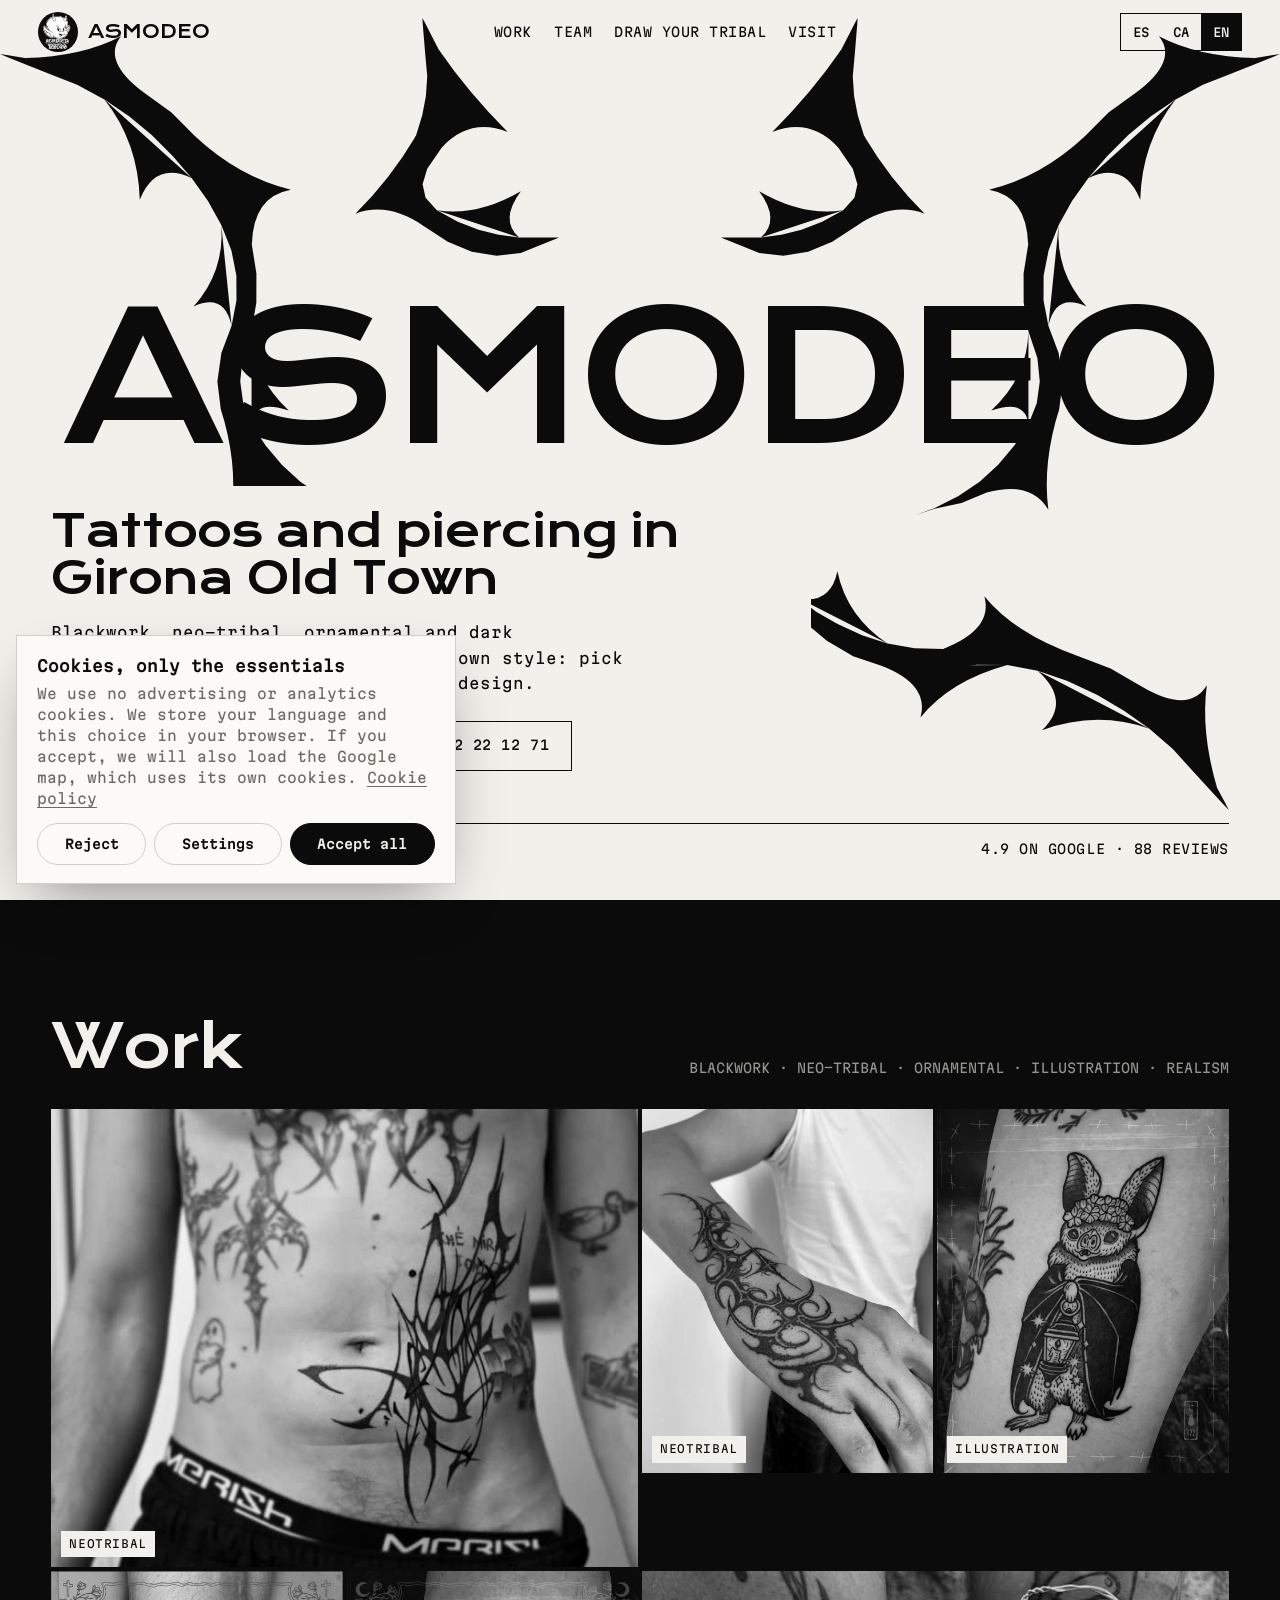
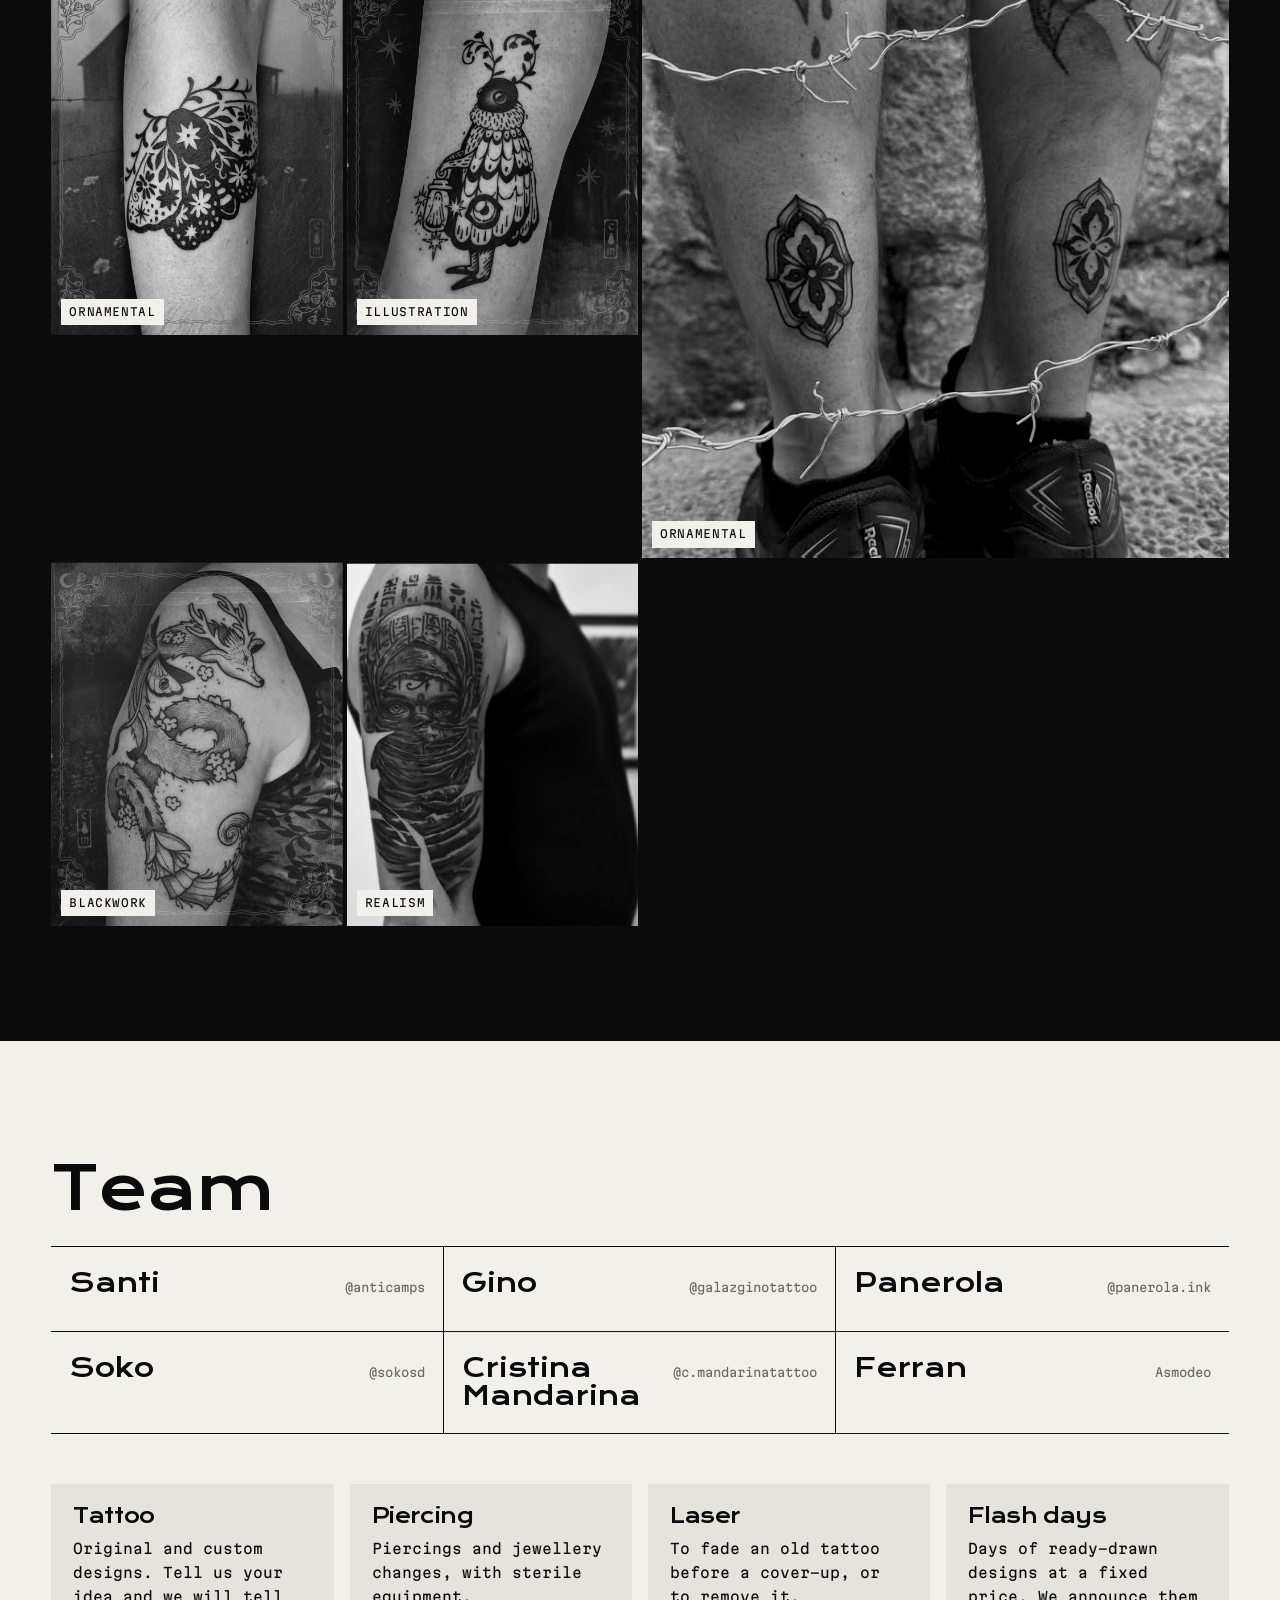
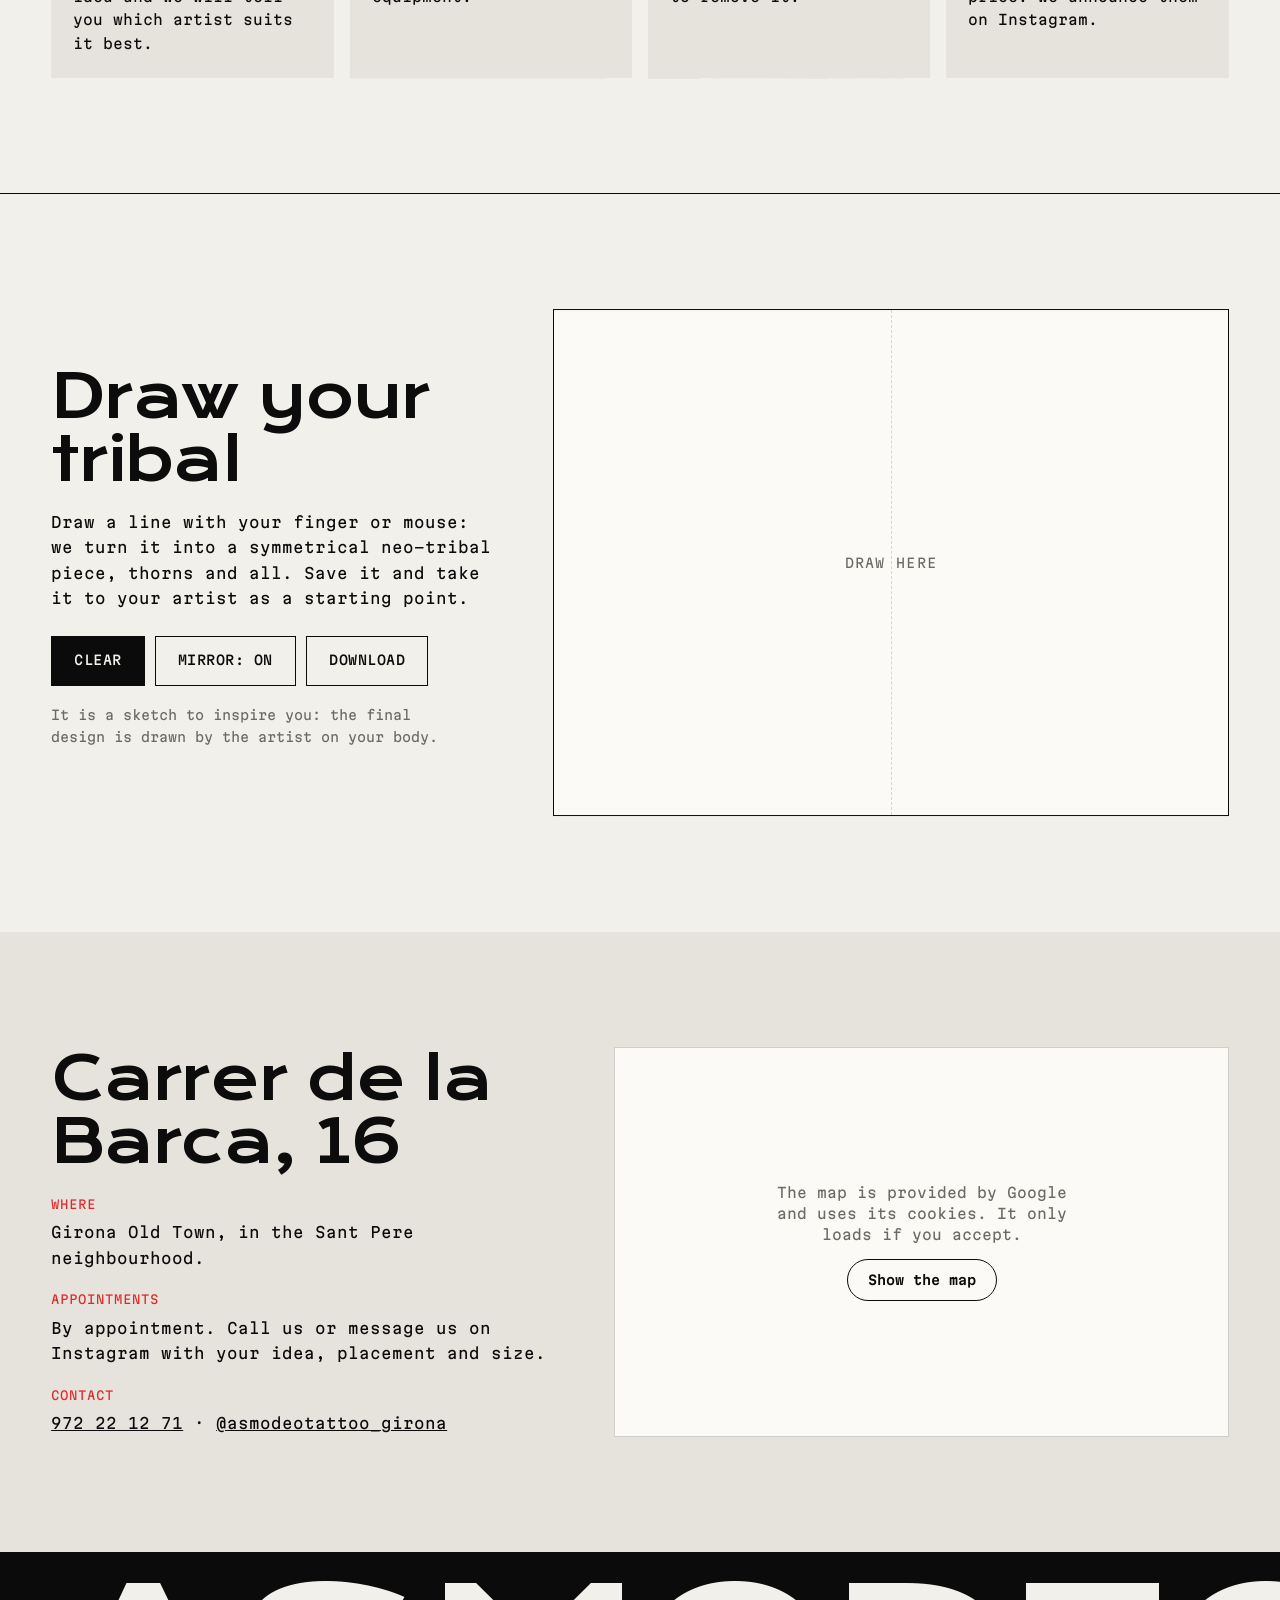
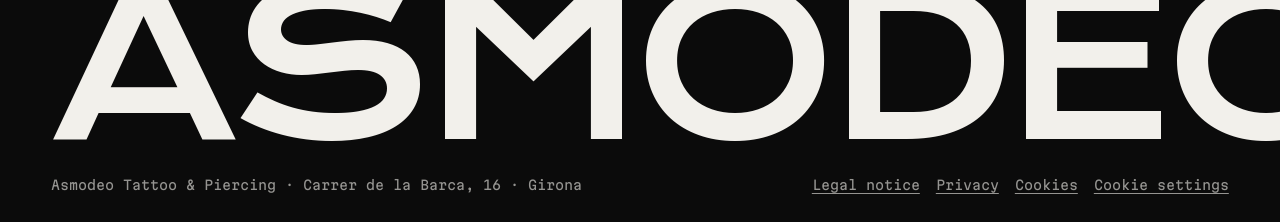
<file: index.html>
<!doctype html>
<html lang="es">
<head>
<meta charset="utf-8">
<meta name="viewport" content="width=device-width, initial-scale=1, viewport-fit=cover">
<title>Asmodeo Tattoo & Piercing · Blackwork y neotribal en el Barri Vell de Girona</title>
<meta name="description" content="Asmodeo Tattoo & Piercing, Carrer de la Barca 16, Girona. Blackwork, neotribal, ornamental e ilustración, piercing y láser. 4,9 en Google.">
<meta name="theme-color" content="#f2f0eb">
<link rel="icon" href="assets/favicon.svg" type="image/svg+xml">
<link rel="alternate" hreflang="es" href="?lang=es"><link rel="alternate" hreflang="ca" href="?lang=ca"><link rel="alternate" hreflang="en" href="?lang=en">
<meta property="og:title" content="Asmodeo Tattoo & Piercing · Girona">
<meta property="og:description" content="Blackwork, neotribal e ilustración en el Barri Vell.">
<meta property="og:image" content="assets/img/neotribal-brazo.jpg">
<link rel="stylesheet" href="css/fonts.css">
<link rel="stylesheet" href="css/style.css">
<link rel="stylesheet" href="css/legal.css">
<script type="application/ld+json">
{"@context":"https://schema.org","@type":"TattooParlor","name":"Asmodeo Tattoo & Piercing Girona","telephone":"+34972221271","address":{"@type":"PostalAddress","streetAddress":"Carrer de la Barca, 16","postalCode":"17004","addressLocality":"Girona","addressRegion":"Girona","addressCountry":"ES"},"aggregateRating":{"@type":"AggregateRating","ratingValue":"4.9","reviewCount":"88"},"sameAs":["https://www.instagram.com/asmodeotattoo_girona/"]}
</script>
</head>
<body>
<a class="skip" href="#main" data-i18n="skip">Saltar al contenido</a>

<header class="top">
  <a class="brand" href="#main" aria-label="Asmodeo Tattoo, inicio"><img src="assets/img/logo.jpg" alt="" width="40" height="40">Asmodeo</a>
  <nav class="nav" aria-label="Principal">
    <a href="#trabajos" data-i18n="n1">Trabajos</a>
    <a href="#equipo" data-i18n="n2">Equipo</a>
    <a href="#dibuja" data-i18n="n3">Dibuja tu tribal</a>
    <a href="#visita" data-i18n="n4">Visita</a>
  </nav>
  <div class="top-r">
    <div class="langs" role="group" aria-label="Idioma"><button type="button" data-lang="es">ES</button><button type="button" data-lang="ca">CA</button><button type="button" data-lang="en">EN</button></div>
  </div>
</header>

<main id="main">
  <!-- PORTADA: tinta negra que crece en espinas -->
  <section class="hero" aria-labelledby="h1">
    <canvas class="thorns" id="thorns" aria-hidden="true"></canvas>
    <p class="word" aria-hidden="true">ASMODEO</p>
    <div class="hero-in">
      <h1 id="h1" data-i18n="h1">Tatuajes y piercing en el Barri Vell de Girona</h1>
      <p class="hero-p" data-i18n="hp">Blackwork, neotribal, ornamental e ilustración oscura. Cada artista tiene su estilo: elige el tuyo y te hacemos un diseño único.</p>
      <div class="hero-cta">
        <a class="btn" href="https://www.instagram.com/asmodeotattoo_girona/" target="_blank" rel="noopener" data-i18n="ask">Pide tu diseño por Instagram</a>
        <a class="btn btn-line" href="tel:+34972221271">972 22 12 71</a>
      </div>
    </div>
    <p class="meta"><span>Carrer de la Barca, 16</span><span data-i18n="rate">4,9 en Google · 88 reseñas</span></p>
  </section>

  <!-- TRABAJOS -->
  <section class="trabajos" id="trabajos" aria-labelledby="t-h">
    <div class="t-head"><h2 id="t-h" class="rv" data-i18n="th">Trabajos</h2><p class="mono" data-i18n="tp">Blackwork · neotribal · ornamental · ilustración · realismo</p></div>
    <div class="t-grid">
      <figure class="w2"><img src="assets/img/neotribal-torso.jpg" alt="Tatuaje neotribal en el torso" width="640" height="500" loading="lazy" data-i18n-attr="alt:a1"><figcaption>Neotribal</figcaption></figure>
      <figure><img src="assets/img/neotribal-brazo.jpg" alt="Neotribal que recorre el brazo hasta la mano" width="480" height="640" loading="lazy" data-i18n-attr="alt:a2"><figcaption>Neotribal</figcaption></figure>
      <figure><img src="assets/img/murcielago.jpg" alt="Murciélago con capa en blackwork ilustrativo" width="511" height="640" loading="lazy" data-i18n-attr="alt:a3"><figcaption data-i18n="c3">Ilustración</figcaption></figure>
      <figure><img src="assets/img/ornamental-pierna.jpg" alt="Ornamento floral en blackwork en la pierna" width="512" height="640" loading="lazy" data-i18n-attr="alt:a4"><figcaption>Ornamental</figcaption></figure>
      <figure><img src="assets/img/criatura.jpg" alt="Criatura con ojo en blackwork ilustrativo" width="512" height="640" loading="lazy" data-i18n-attr="alt:a5"><figcaption data-i18n="c5">Ilustración</figcaption></figure>
      <figure class="w2"><img src="assets/img/ornamental-piernas.jpg" alt="Dos ornamentos simétricos en las piernas" width="640" height="640" loading="lazy" data-i18n-attr="alt:a6"><figcaption>Ornamental</figcaption></figure>
      <figure><img src="assets/img/dragon-zorro.jpg" alt="Zorro y dragón en el hombro" width="512" height="640" loading="lazy" data-i18n-attr="alt:a7"><figcaption>Blackwork</figcaption></figure>
      <figure><img src="assets/img/realismo-brazo.jpg" alt="Realismo en negro en el brazo" width="640" height="531" loading="lazy" data-i18n-attr="alt:a8"><figcaption data-i18n="c8">Realismo</figcaption></figure>
    </div>
  </section>

  <!-- EQUIPO Y SERVICIOS -->
  <section class="equipo" id="equipo" aria-labelledby="e-h">
    <h2 id="e-h" class="rv" data-i18n="eh">Equipo</h2>
    <ul class="crew">
      <li><a href="https://www.instagram.com/anticamps/" target="_blank" rel="noopener"><b>Santi</b><span>@anticamps</span></a></li>
      <li><a href="https://www.instagram.com/galazginotattoo/" target="_blank" rel="noopener"><b>Gino</b><span>@galazginotattoo</span></a></li>
      <li><a href="https://www.instagram.com/panerola.ink/" target="_blank" rel="noopener"><b>Panerola</b><span>@panerola.ink</span></a></li>
      <li><a href="https://www.instagram.com/sokosd/" target="_blank" rel="noopener"><b>Soko</b><span>@sokosd</span></a></li>
      <li><a href="https://www.instagram.com/c.mandarinatattoo/" target="_blank" rel="noopener"><b>Cristina Mandarina</b><span>@c.mandarinatattoo</span></a></li>
      <li><a href="https://www.instagram.com/asmodeotattoo_girona/" target="_blank" rel="noopener"><b>Ferran</b><span>Asmodeo</span></a></li>
    </ul>
    <div class="serv">
      <article><h3 data-i18n="s1h">Tatuaje</h3><p data-i18n="s1p">Diseños propios y a medida. Cuéntanos tu idea y te decimos qué artista encaja mejor.</p></article>
      <article><h3>Piercing</h3><p data-i18n="s2p">Perforaciones y cambio de joyas, con material estéril.</p></article>
      <article><h3 data-i18n="s3h">Láser</h3><p data-i18n="s3p">Para aclarar un tatuaje antiguo antes de taparlo o para eliminarlo.</p></article>
      <article><h3>Flash days</h3><p data-i18n="s4p">Días de diseños ya dibujados a precio cerrado. Te avisamos en Instagram.</p></article>
    </div>
  </section>

  <!-- DIBUJA TU TRIBAL -->
  <section class="dibuja" id="dibuja" aria-labelledby="d-h">
    <div class="d-txt">
      <h2 id="d-h" class="rv" data-i18n="dh">Dibuja tu tribal</h2>
      <p data-i18n="dp">Traza una línea con el dedo o el ratón: la convertimos en una pieza neotribal simétrica, con sus espinas. Guárdala y llévasela a tu tatuador como punto de partida.</p>
      <div class="d-ctrl">
        <button type="button" class="btn" id="dClear" data-i18n="clear">Borrar</button>
        <button type="button" class="btn btn-line" id="dSym" aria-pressed="true" data-i18n="sym">Simetría: sí</button>
        <button type="button" class="btn btn-line" id="dSave" data-i18n="save">Descargar</button>
      </div>
      <p class="mono small" data-i18n="dNote">Es un boceto para inspirarte: el diseño final lo dibuja el artista sobre tu cuerpo.</p>
    </div>
    <div class="pad"><canvas id="pad" role="img" data-i18n-attr="aria-label:padL" aria-label="Lienzo para dibujar un tribal"></canvas><p class="pad-h" id="padH" data-i18n="padH">Dibuja aquí</p></div>
  </section>

  <!-- VISITA -->
  <section class="visita" id="visita" aria-labelledby="v-h">
    <div class="v-txt">
      <h2 id="v-h" class="rv">Carrer de la Barca, 16</h2>
      <dl>
        <dt data-i18n="vd1">Dónde</dt><dd data-i18n="vd1v">Barri Vell de Girona, en el barrio de Sant Pere.</dd>
        <dt data-i18n="vd2">Citas</dt><dd data-i18n="vd2v">Con cita previa. Llámanos o escríbenos por Instagram con tu idea, la zona y el tamaño.</dd>
        <dt data-i18n="vd3">Contacto</dt><dd><a href="tel:+34972221271">972 22 12 71</a> · <a href="https://www.instagram.com/asmodeotattoo_girona/" target="_blank" rel="noopener">@asmodeotattoo_girona</a></dd>
      </dl>
    </div>
    <div class="cc-map v-map" data-src="https://www.google.com/maps?q=Asmodeo+Tattoo+%26+Piercing,+Carrer+de+la+Barca+16,+17004+Girona&output=embed" data-title="Mapa: Asmodeo Tattoo"></div>
  </section>
</main>

<footer class="foot">
  <p class="foot-word" aria-hidden="true">ASMODEO</p>
  <div class="foot-row">
    <p>Asmodeo Tattoo & Piercing · Carrer de la Barca, 16 · Girona</p>
    <nav class="foot-links" aria-label="Información legal">
      <a href="aviso-legal.html" data-i18n="lg1">Aviso legal</a>
      <a href="privacidad.html" data-i18n="lg2">Privacidad</a>
      <a href="cookies.html" data-i18n="lg3">Cookies</a>
      <button type="button" data-cookies-open data-i18n="lg4">Configurar cookies</button>
    </nav>
  </div>
</footer>

<script src="js/lang.js"></script>
<script src="js/i18n.js" data-site="asmodeo-tattoo-girona"></script>
<script src="js/consent.js" data-site="asmodeo-tattoo-girona"></script>
<script src="js/vendor/gsap.min.js"></script>
<script src="js/vendor/ScrollTrigger.min.js"></script>
<script src="js/main.js"></script>
</body>
</html>
</file>
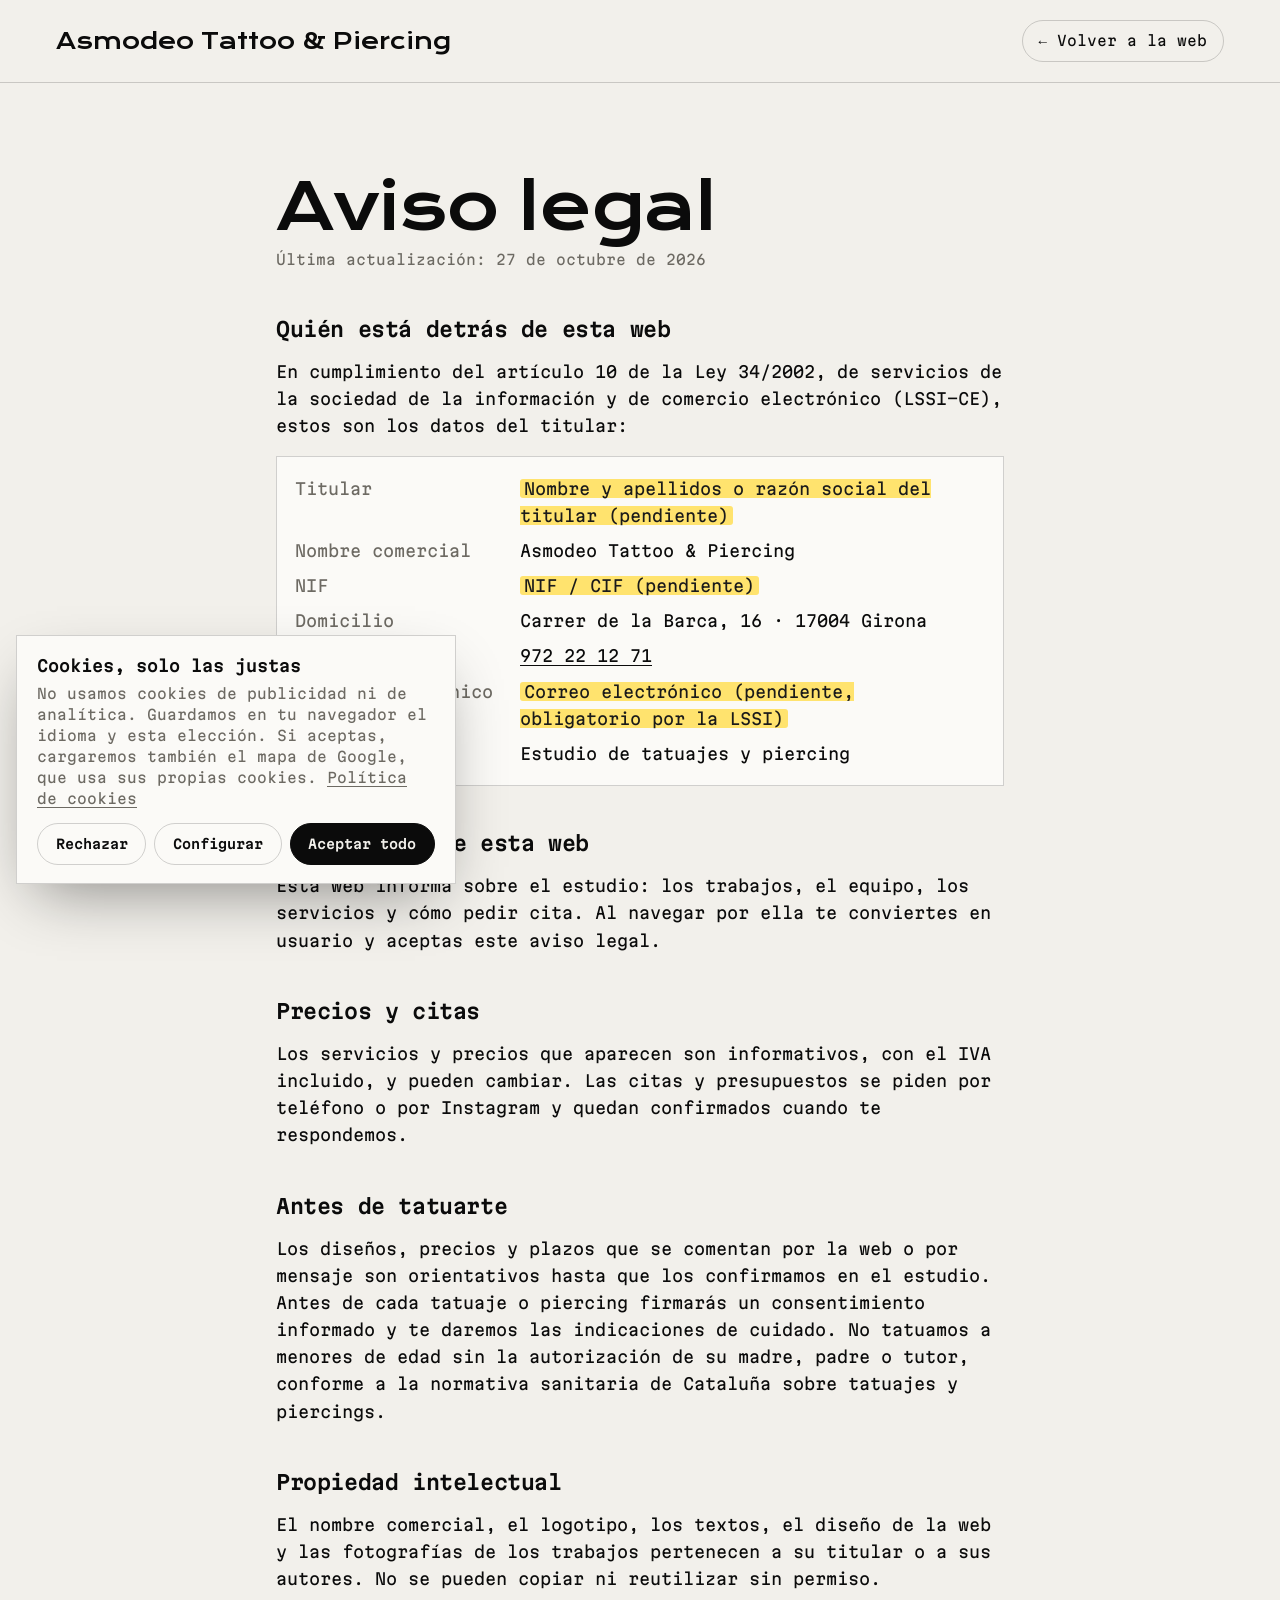
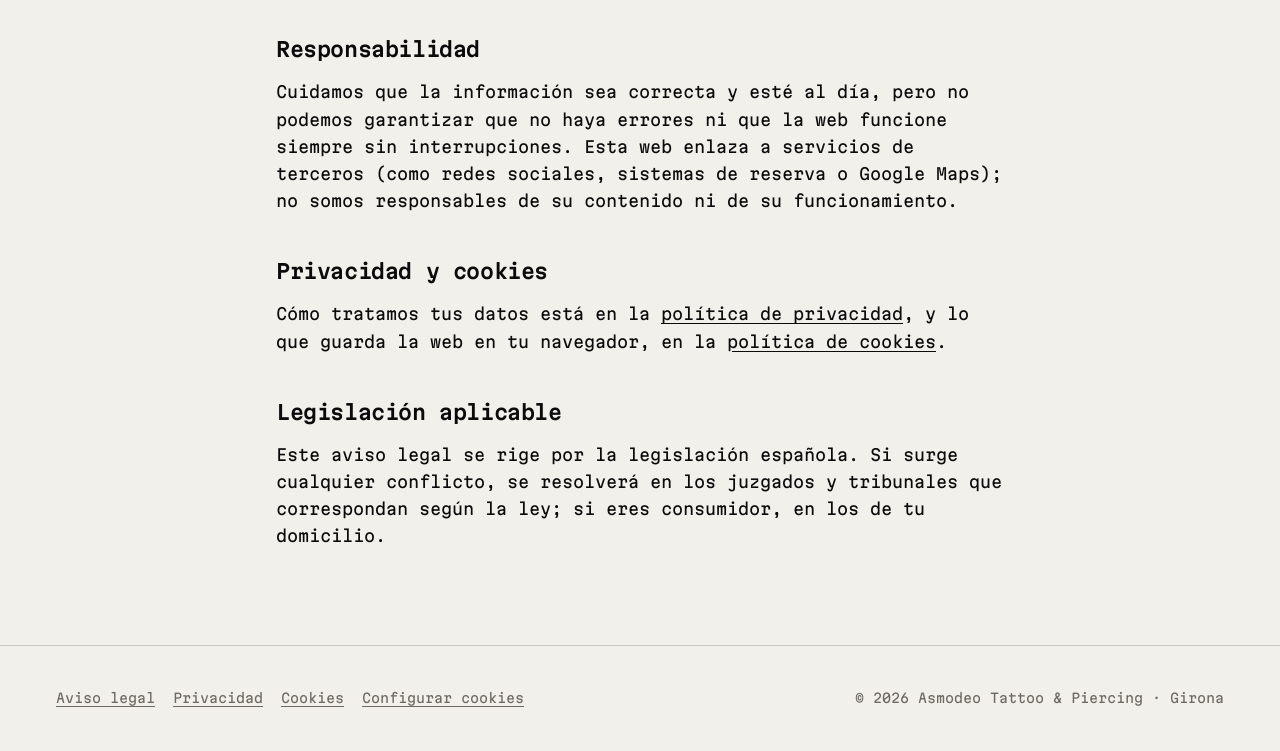
<file: aviso-legal.html>
<!doctype html>
<html lang="es">
<head>
<meta charset="utf-8">
<meta name="viewport" content="width=device-width, initial-scale=1, viewport-fit=cover">
<title>Aviso legal · Asmodeo Tattoo & Piercing</title>
<meta name="robots" content="noindex, follow">
<meta name="theme-color" content="#f2f0eb">
<link rel="icon" href="assets/favicon.svg" type="image/svg+xml">
<link rel="stylesheet" href="css/fonts.css">
<link rel="stylesheet" href="css/style.css">
<link rel="stylesheet" href="css/legal.css">
</head>
<body class="legal-page">
<header class="legal-top">
  <a class="legal-brand" href="./">Asmodeo Tattoo & Piercing</a>
  <a class="legal-back" href="./">&larr; Volver a la web</a>
</header>
<main class="legal">
  <h1>Aviso legal</h1>
  <p class="upd">Última actualización: 27 de octubre de 2026</p>

  <h2>Quién está detrás de esta web</h2>
  <p>En cumplimiento del artículo 10 de la Ley 34/2002, de servicios de la sociedad de la información y de comercio electrónico (LSSI-CE), estos son los datos del titular:</p>
  <dl>
    <dt>Titular</dt><dd><mark>Nombre y apellidos o razón social del titular (pendiente)</mark></dd>
    <dt>Nombre comercial</dt><dd>Asmodeo Tattoo & Piercing</dd>
    <dt>NIF</dt><dd><mark>NIF / CIF (pendiente)</mark></dd>
    <dt>Domicilio</dt><dd>Carrer de la Barca, 16 · 17004 Girona</dd>
    <dt>Teléfono</dt><dd><a href="tel:+34972221271">972 22 12 71</a></dd>
    <dt>Correo electrónico</dt><dd><mark>Correo electrónico (pendiente, obligatorio por la LSSI)</mark></dd>
    <dt>Actividad</dt><dd>Estudio de tatuajes y piercing</dd>
  </dl>

  <h2>Para qué sirve esta web</h2>
  <p>Esta web informa sobre el estudio: los trabajos, el equipo, los servicios y cómo pedir cita. Al navegar por ella te conviertes en usuario y aceptas este aviso legal.</p>

  <h2>Precios y citas</h2>
  <p>Los servicios y precios que aparecen son informativos, con el IVA incluido, y pueden cambiar. Las citas y presupuestos se piden por teléfono o por Instagram y quedan confirmados cuando te respondemos.</p>

  <h2>Antes de tatuarte</h2>
  <p>Los diseños, precios y plazos que se comentan por la web o por mensaje son orientativos hasta que los confirmamos en el estudio. Antes de cada tatuaje o piercing firmarás un consentimiento informado y te daremos las indicaciones de cuidado. No tatuamos a menores de edad sin la autorización de su madre, padre o tutor, conforme a la normativa sanitaria de Cataluña sobre tatuajes y piercings.</p>
  <h2>Propiedad intelectual</h2>
  <p>El nombre comercial, el logotipo, los textos, el diseño de la web y las fotografías de los trabajos pertenecen a su titular o a sus autores. No se pueden copiar ni reutilizar sin permiso.</p>

  <h2>Responsabilidad</h2>
  <p>Cuidamos que la información sea correcta y esté al día, pero no podemos garantizar que no haya errores ni que la web funcione siempre sin interrupciones. Esta web enlaza a servicios de terceros (como redes sociales, sistemas de reserva o Google Maps); no somos responsables de su contenido ni de su funcionamiento.</p>

  <h2>Privacidad y cookies</h2>
  <p>Cómo tratamos tus datos está en la <a href="privacidad.html">política de privacidad</a>, y lo que guarda la web en tu navegador, en la <a href="cookies.html">política de cookies</a>.</p>

  <h2>Legislación aplicable</h2>
  <p>Este aviso legal se rige por la legislación española. Si surge cualquier conflicto, se resolverá en los juzgados y tribunales que correspondan según la ley; si eres consumidor, en los de tu domicilio.</p>
</main>
<footer class="legal-foot">
  <nav class="legal-links" aria-label="Información legal">
    <a href="aviso-legal.html" aria-current="page">Aviso legal</a>
    <a href="privacidad.html">Privacidad</a>
    <a href="cookies.html">Cookies</a>
    <button type="button" data-cookies-open>Configurar cookies</button>
  </nav>
  <p>© 2026 Asmodeo Tattoo & Piercing · Girona</p>
</footer>
<script src="js/consent.js" data-site="asmodeo-tattoo-girona"></script>
</body>
</html>
</file>
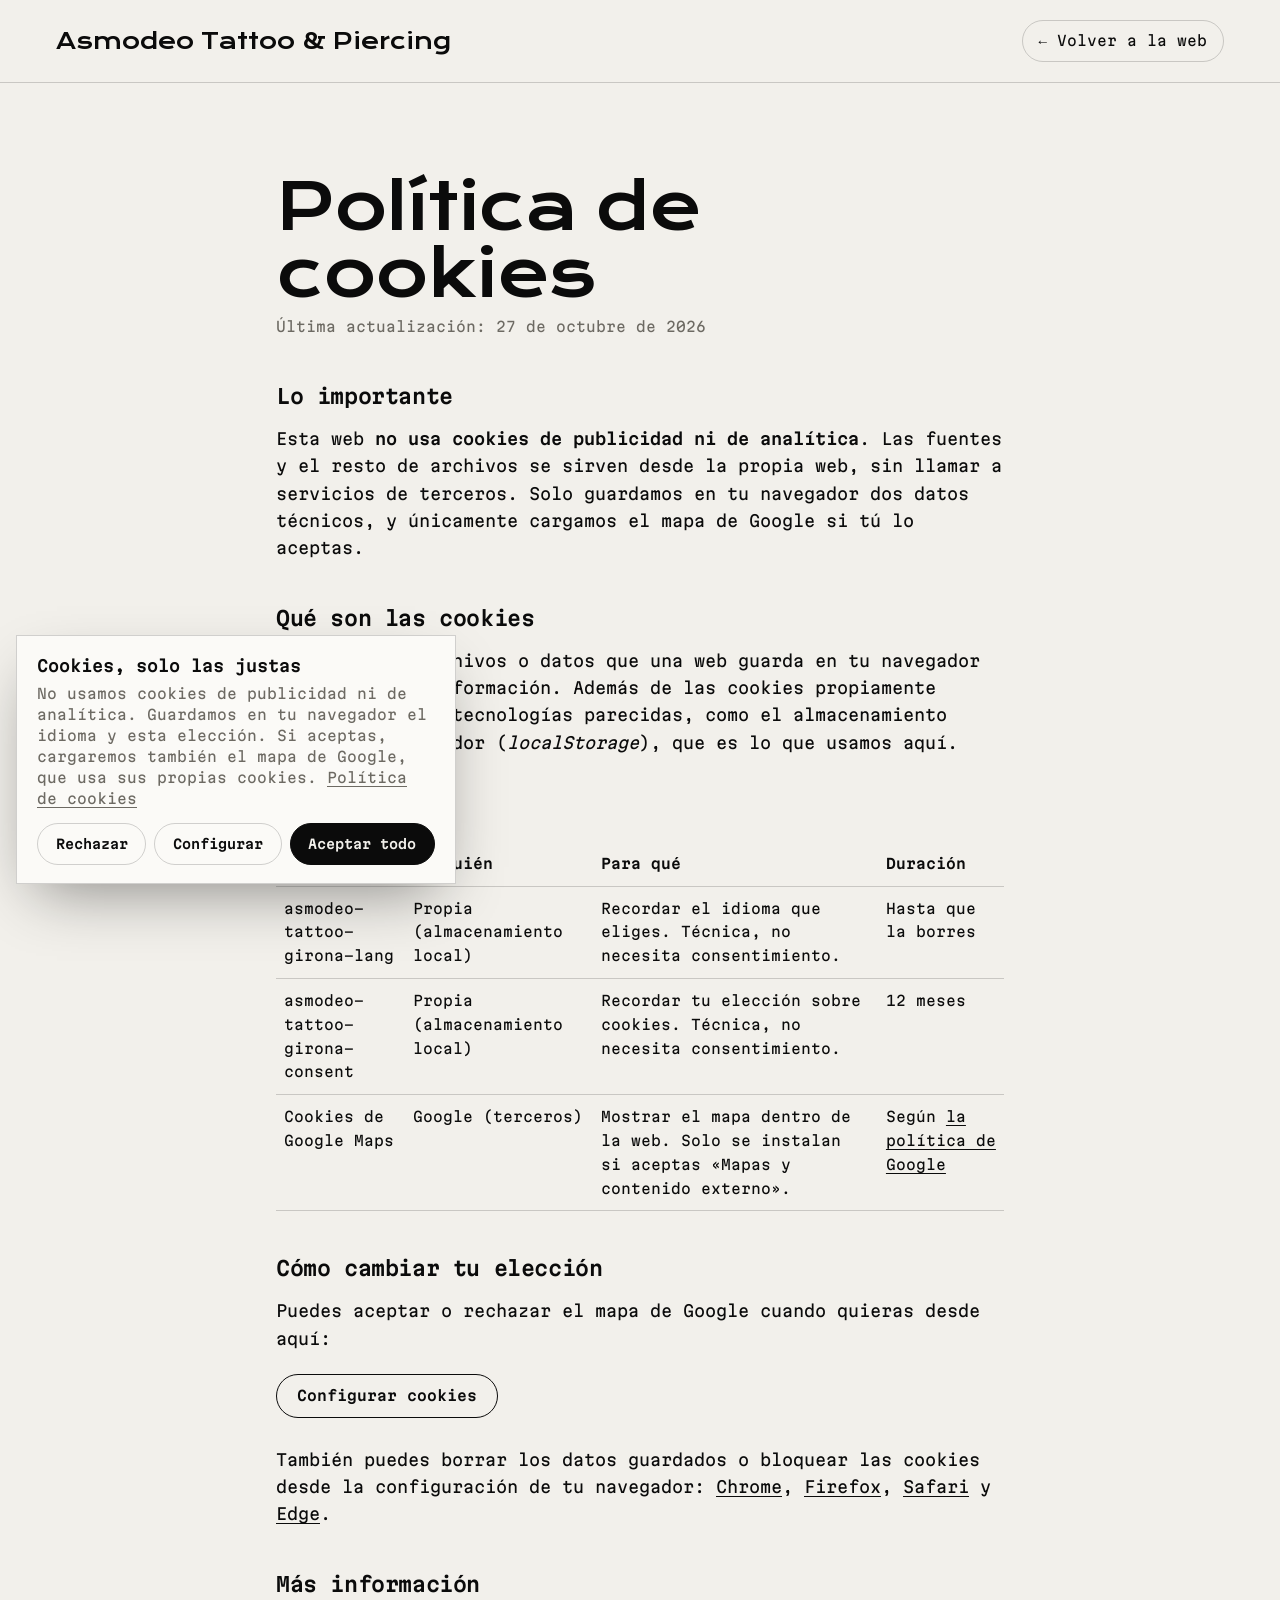
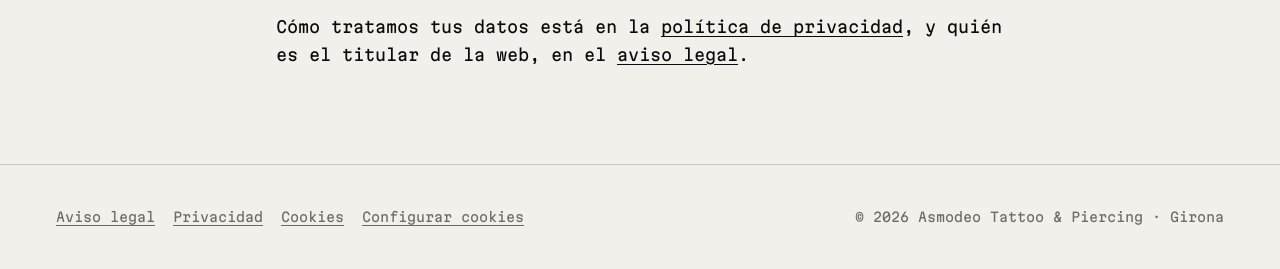
<file: cookies.html>
<!doctype html>
<html lang="es">
<head>
<meta charset="utf-8">
<meta name="viewport" content="width=device-width, initial-scale=1, viewport-fit=cover">
<title>Política de cookies · Asmodeo Tattoo & Piercing</title>
<meta name="robots" content="noindex, follow">
<meta name="theme-color" content="#f2f0eb">
<link rel="icon" href="assets/favicon.svg" type="image/svg+xml">
<link rel="stylesheet" href="css/fonts.css">
<link rel="stylesheet" href="css/style.css">
<link rel="stylesheet" href="css/legal.css">
</head>
<body class="legal-page">
<header class="legal-top">
  <a class="legal-brand" href="./">Asmodeo Tattoo & Piercing</a>
  <a class="legal-back" href="./">&larr; Volver a la web</a>
</header>
<main class="legal">
  <h1>Política de cookies</h1>
  <p class="upd">Última actualización: 27 de octubre de 2026</p>

  <h2>Lo importante</h2>
  <p>Esta web <strong>no usa cookies de publicidad ni de analítica</strong>. Las fuentes y el resto de archivos se sirven desde la propia web, sin llamar a servicios de terceros. Solo guardamos en tu navegador dos datos técnicos, y únicamente cargamos el mapa de Google si tú lo aceptas.</p>

  <h2>Qué son las cookies</h2>
  <p>Son pequeños archivos o datos que una web guarda en tu navegador para recordar información. Además de las cookies propiamente dichas, existen tecnologías parecidas, como el almacenamiento local del navegador (<em>localStorage</em>), que es lo que usamos aquí.</p>

  <h2>Qué guardamos</h2>
  <table>
    <thead><tr><th>Nombre</th><th>De quién</th><th>Para qué</th><th>Duración</th></tr></thead>
    <tbody>
      <tr><td>asmodeo-tattoo-girona-lang</td><td>Propia (almacenamiento local)</td><td>Recordar el idioma que eliges. Técnica, no necesita consentimiento.</td><td>Hasta que la borres</td></tr>
      <tr><td>asmodeo-tattoo-girona-consent</td><td>Propia (almacenamiento local)</td><td>Recordar tu elección sobre cookies. Técnica, no necesita consentimiento.</td><td>12 meses</td></tr>
      <tr><td>Cookies de Google Maps</td><td>Google (terceros)</td><td>Mostrar el mapa dentro de la web. Solo se instalan si aceptas «Mapas y contenido externo».</td><td>Según <a href="https://policies.google.com/technologies/cookies?hl=es" target="_blank" rel="noopener">la política de Google</a></td></tr>
    </tbody>
  </table>

  <h2>Cómo cambiar tu elección</h2>
  <p>Puedes aceptar o rechazar el mapa de Google cuando quieras desde aquí:</p>
  <button type="button" class="legal-btn" data-cookies-open>Configurar cookies</button>
  <p>También puedes borrar los datos guardados o bloquear las cookies desde la configuración de tu navegador:
    <a href="https://support.google.com/chrome/answer/95647?hl=es" target="_blank" rel="noopener">Chrome</a>,
    <a href="https://support.mozilla.org/es/kb/Borrar%20cookies" target="_blank" rel="noopener">Firefox</a>,
    <a href="https://support.apple.com/es-es/guide/safari/sfri11471/mac" target="_blank" rel="noopener">Safari</a> y
    <a href="https://support.microsoft.com/es-es/microsoft-edge/eliminar-las-cookies-en-microsoft-edge-63947406-40ac-c3b8-57b9-2a946a29ae09" target="_blank" rel="noopener">Edge</a>.</p>

  <h2>Más información</h2>
  <p>Cómo tratamos tus datos está en la <a href="privacidad.html">política de privacidad</a>, y quién es el titular de la web, en el <a href="aviso-legal.html">aviso legal</a>.</p>
</main>
<footer class="legal-foot">
  <nav class="legal-links" aria-label="Información legal">
    <a href="aviso-legal.html">Aviso legal</a>
    <a href="privacidad.html">Privacidad</a>
    <a href="cookies.html" aria-current="page">Cookies</a>
    <button type="button" data-cookies-open>Configurar cookies</button>
  </nav>
  <p>© 2026 Asmodeo Tattoo & Piercing · Girona</p>
</footer>
<script src="js/consent.js" data-site="asmodeo-tattoo-girona"></script>
</body>
</html>
</file>
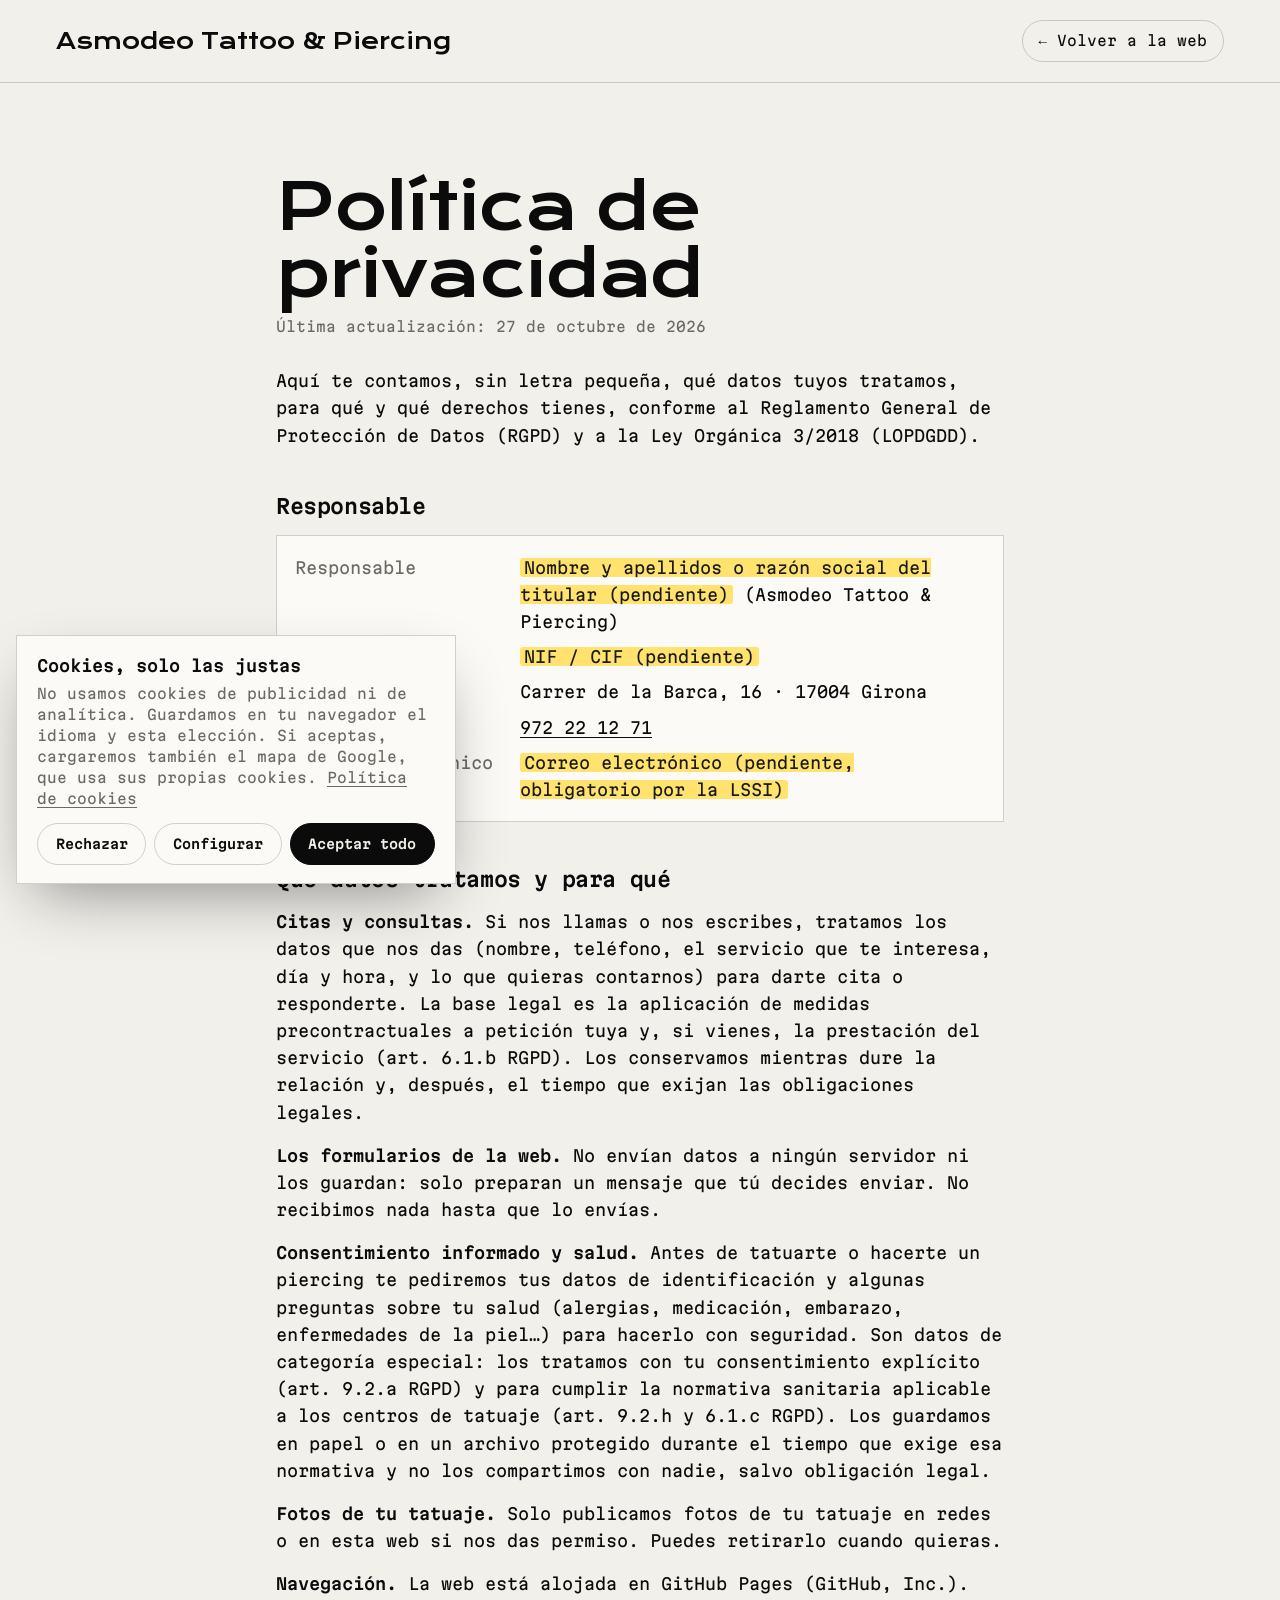
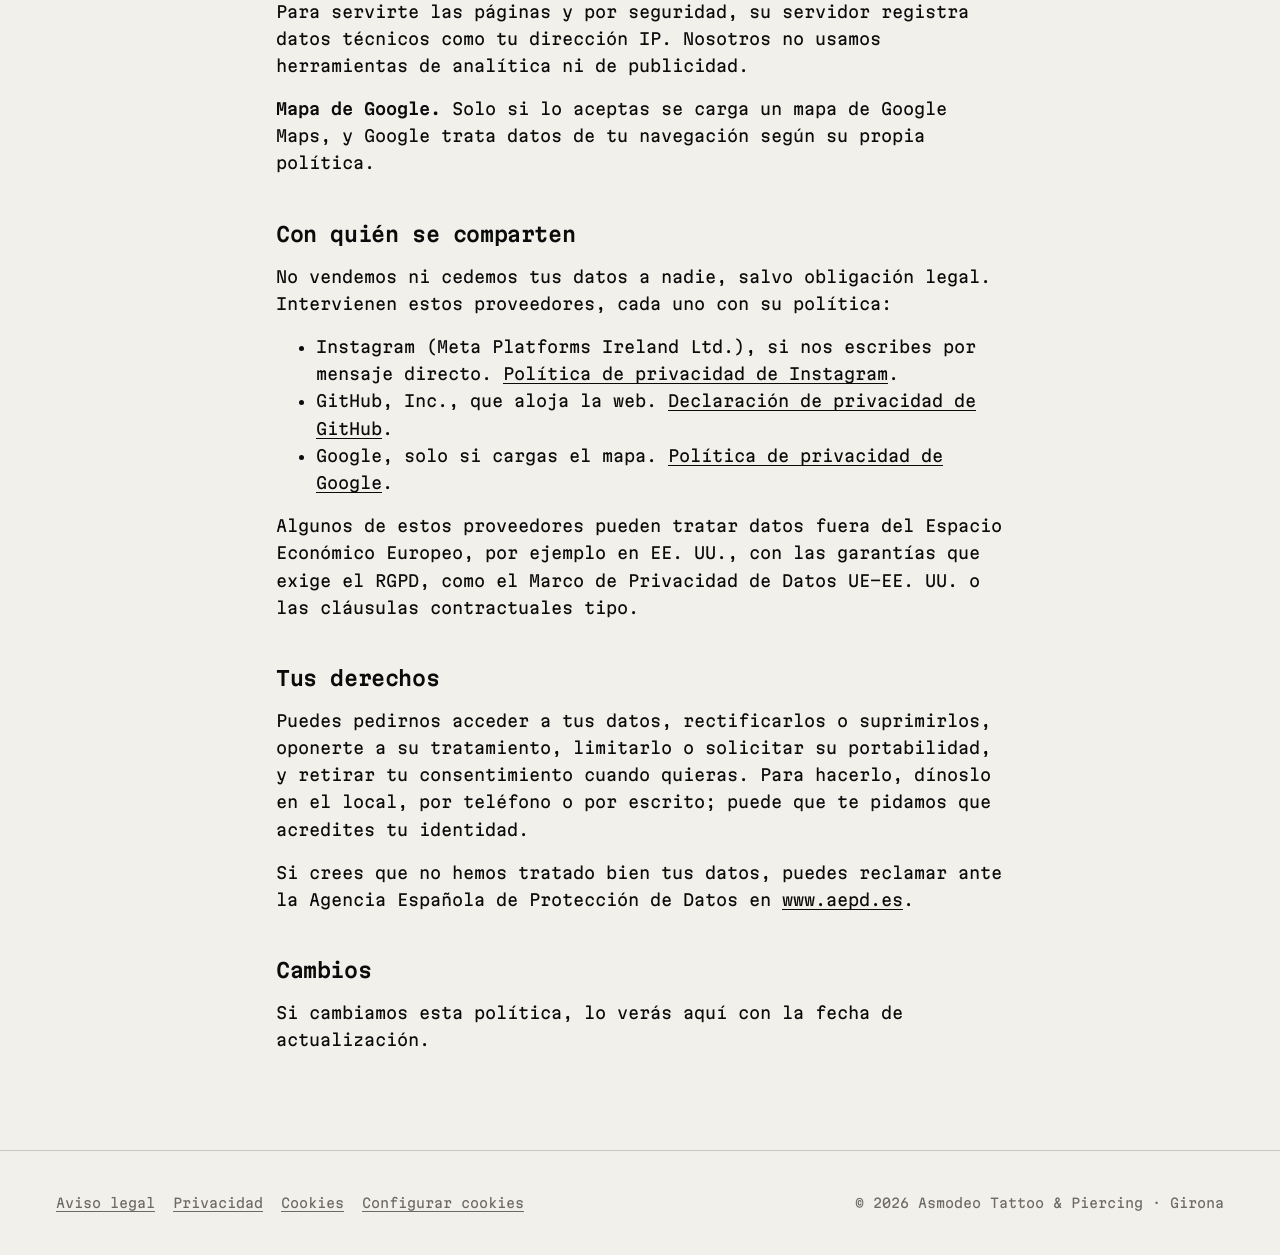
<file: privacidad.html>
<!doctype html>
<html lang="es">
<head>
<meta charset="utf-8">
<meta name="viewport" content="width=device-width, initial-scale=1, viewport-fit=cover">
<title>Política de privacidad · Asmodeo Tattoo & Piercing</title>
<meta name="robots" content="noindex, follow">
<meta name="theme-color" content="#f2f0eb">
<link rel="icon" href="assets/favicon.svg" type="image/svg+xml">
<link rel="stylesheet" href="css/fonts.css">
<link rel="stylesheet" href="css/style.css">
<link rel="stylesheet" href="css/legal.css">
</head>
<body class="legal-page">
<header class="legal-top">
  <a class="legal-brand" href="./">Asmodeo Tattoo & Piercing</a>
  <a class="legal-back" href="./">&larr; Volver a la web</a>
</header>
<main class="legal">
  <h1>Política de privacidad</h1>
  <p class="upd">Última actualización: 27 de octubre de 2026</p>
  <p>Aquí te contamos, sin letra pequeña, qué datos tuyos tratamos, para qué y qué derechos tienes, conforme al Reglamento General de Protección de Datos (RGPD) y a la Ley Orgánica 3/2018 (LOPDGDD).</p>

  <h2>Responsable</h2>
  <dl>
    <dt>Responsable</dt><dd><mark>Nombre y apellidos o razón social del titular (pendiente)</mark> (Asmodeo Tattoo & Piercing)</dd>
    <dt>NIF</dt><dd><mark>NIF / CIF (pendiente)</mark></dd>
    <dt>Domicilio</dt><dd>Carrer de la Barca, 16 · 17004 Girona</dd>
    <dt>Contacto</dt><dd><a href="tel:+34972221271">972 22 12 71</a></dd>
    <dt>Correo electrónico</dt><dd><mark>Correo electrónico (pendiente, obligatorio por la LSSI)</mark></dd>
  </dl>

  <h2>Qué datos tratamos y para qué</h2>
  <p><strong>Citas y consultas.</strong> Si nos llamas o nos escribes, tratamos los datos que nos das (nombre, teléfono, el servicio que te interesa, día y hora, y lo que quieras contarnos) para darte cita o responderte. La base legal es la aplicación de medidas precontractuales a petición tuya y, si vienes, la prestación del servicio (art. 6.1.b RGPD). Los conservamos mientras dure la relación y, después, el tiempo que exijan las obligaciones legales.</p>
  <p><strong>Los formularios de la web.</strong> No envían datos a ningún servidor ni los guardan: solo preparan un mensaje que tú decides enviar. No recibimos nada hasta que lo envías.</p>
  <p><strong>Consentimiento informado y salud.</strong> Antes de tatuarte o hacerte un piercing te pediremos tus datos de identificación y algunas preguntas sobre tu salud (alergias, medicación, embarazo, enfermedades de la piel…) para hacerlo con seguridad. Son datos de categoría especial: los tratamos con tu consentimiento explícito (art. 9.2.a RGPD) y para cumplir la normativa sanitaria aplicable a los centros de tatuaje (art. 9.2.h y 6.1.c RGPD). Los guardamos en papel o en un archivo protegido durante el tiempo que exige esa normativa y no los compartimos con nadie, salvo obligación legal.</p>
  <p><strong>Fotos de tu tatuaje.</strong> Solo publicamos fotos de tu tatuaje en redes o en esta web si nos das permiso. Puedes retirarlo cuando quieras.</p>
  <p><strong>Navegación.</strong> La web está alojada en GitHub Pages (GitHub, Inc.). Para servirte las páginas y por seguridad, su servidor registra datos técnicos como tu dirección IP. Nosotros no usamos herramientas de analítica ni de publicidad.</p>
  <p><strong>Mapa de Google.</strong> Solo si lo aceptas se carga un mapa de Google Maps, y Google trata datos de tu navegación según su propia política.</p>

  <h2>Con quién se comparten</h2>
  <p>No vendemos ni cedemos tus datos a nadie, salvo obligación legal. Intervienen estos proveedores, cada uno con su política:</p>
  <ul>
    <li>Instagram (Meta Platforms Ireland Ltd.), si nos escribes por mensaje directo. <a href="https://privacycenter.instagram.com/policy" target="_blank" rel="noopener">Política de privacidad de Instagram</a>.</li>
    <li>GitHub, Inc., que aloja la web. <a href="https://docs.github.com/es/site-policy/privacy-policies/github-general-privacy-statement" target="_blank" rel="noopener">Declaración de privacidad de GitHub</a>.</li>
    <li>Google, solo si cargas el mapa. <a href="https://policies.google.com/privacy?hl=es" target="_blank" rel="noopener">Política de privacidad de Google</a>.</li>
  </ul>
  <p>Algunos de estos proveedores pueden tratar datos fuera del Espacio Económico Europeo, por ejemplo en EE. UU., con las garantías que exige el RGPD, como el Marco de Privacidad de Datos UE-EE. UU. o las cláusulas contractuales tipo.</p>

  <h2>Tus derechos</h2>
  <p>Puedes pedirnos acceder a tus datos, rectificarlos o suprimirlos, oponerte a su tratamiento, limitarlo o solicitar su portabilidad, y retirar tu consentimiento cuando quieras. Para hacerlo, dínoslo en el local, por teléfono o por escrito; puede que te pidamos que acredites tu identidad.</p>
  <p>Si crees que no hemos tratado bien tus datos, puedes reclamar ante la Agencia Española de Protección de Datos en <a href="https://www.aepd.es/" target="_blank" rel="noopener">www.aepd.es</a>.</p>

  <h2>Cambios</h2>
  <p>Si cambiamos esta política, lo verás aquí con la fecha de actualización.</p>
</main>
<footer class="legal-foot">
  <nav class="legal-links" aria-label="Información legal">
    <a href="aviso-legal.html">Aviso legal</a>
    <a href="privacidad.html" aria-current="page">Privacidad</a>
    <a href="cookies.html">Cookies</a>
    <button type="button" data-cookies-open>Configurar cookies</button>
  </nav>
  <p>© 2026 Asmodeo Tattoo & Piercing · Girona</p>
</footer>
<script src="js/consent.js" data-site="asmodeo-tattoo-girona"></script>
</body>
</html>
</file>
<file: css/fonts.css>
/* Fuentes alojadas en la propia web (sin llamadas a Google) */
@font-face {
  font-family: 'Krona One';
  font-style: normal;
  font-weight: 400;
  font-display: swap;
  src: url(../assets/fonts/krona-one-normal-400-latin-ext.woff2) format('woff2');
  unicode-range: U+0100-02BA, U+02BD-02C5, U+02C7-02CC, U+02CE-02D7, U+02DD-02FF, U+0304, U+0308, U+0329, U+1D00-1DBF, U+1E00-1E9F, U+1EF2-1EFF, U+2020, U+20A0-20AB, U+20AD-20C4, U+2113, U+2C60-2C7F, U+A720-A7FF;
}
@font-face {
  font-family: 'Krona One';
  font-style: normal;
  font-weight: 400;
  font-display: swap;
  src: url(../assets/fonts/krona-one-normal-400-latin.woff2) format('woff2');
  unicode-range: U+0000-00FF, U+0131, U+0152-0153, U+02BB-02BC, U+02C6, U+02DA, U+02DC, U+0304, U+0308, U+0329, U+2000-206F, U+20AC, U+2122, U+2191, U+2193, U+2212, U+2215, U+FEFF, U+FFFD;
}
@font-face {
  font-family: 'Martian Mono';
  font-style: normal;
  font-weight: 300 600;
  font-stretch: 100%;
  font-display: swap;
  src: url(../assets/fonts/martian-mono-normal-300-600-latin-ext.woff2) format('woff2');
  unicode-range: U+0100-02BA, U+02BD-02C5, U+02C7-02CC, U+02CE-02D7, U+02DD-02FF, U+0304, U+0308, U+0329, U+1D00-1DBF, U+1E00-1E9F, U+1EF2-1EFF, U+2020, U+20A0-20AB, U+20AD-20C4, U+2113, U+2C60-2C7F, U+A720-A7FF;
}
@font-face {
  font-family: 'Martian Mono';
  font-style: normal;
  font-weight: 300 600;
  font-stretch: 100%;
  font-display: swap;
  src: url(../assets/fonts/martian-mono-normal-300-600-latin.woff2) format('woff2');
  unicode-range: U+0000-00FF, U+0131, U+0152-0153, U+02BB-02BC, U+02C6, U+02DA, U+02DC, U+0304, U+0308, U+0329, U+2000-206F, U+20AC, U+2122, U+2191, U+2193, U+2212, U+2215, U+FEFF, U+FFFD;
}
</file>
<file: css/style.css>
/* Asmodeo · «Tinta viva»: espinas de tinta negra que crecen sobre papel; dibuja tu propio neotribal */
:root {
  --paper: #f2f0eb; --paper-2: #e6e3dc; --ink: #0b0b0b; --ink-2: #1c1c1c; --red: #e0262b; --mute: #6d6a63; --line: #0b0b0b1f;
  --f-d: "Krona One", "Arial Black", sans-serif; --f-b: "Martian Mono", ui-monospace, monospace;
  --ease: cubic-bezier(.7, 0, .2, 1);
  --c-bg: var(--paper); --c-card: #fbfaf7; --c-ink: var(--ink); --c-mute: var(--mute); --c-line: #0b0b0b2e; --c-acc: var(--ink); --c-acc-ink: var(--paper); --r: 0px;
}
/* cursor: máquina de tatuar en toda la web (no cambia nunca) */
html, body, *, *::before, *::after { cursor: url("../assets/cursor.png") 5 27, auto !important; cursor: -webkit-image-set(url("../assets/cursor.png") 1x, url("../assets/cursor@2x.png") 2x) 5 27, auto !important; cursor: image-set(url("../assets/cursor.png") 1x, url("../assets/cursor@2x.png") 2x) 5 27, auto !important; }
*, *::before, *::after { box-sizing: border-box; }
html { -webkit-text-size-adjust: 100%; }
body { margin: 0; background: var(--paper); color: var(--ink); font: 400 15px/1.7 var(--f-b); -webkit-font-smoothing: antialiased; overflow-x: hidden; }
img { display: block; max-width: 100%; height: auto; }
a { color: inherit; }
::selection { background: var(--ink); color: var(--paper); }
:focus-visible { outline: 2px solid var(--red); outline-offset: 3px; }
.skip { position: absolute; left: 12px; top: -60px; z-index: 100; padding: 10px 16px; background: var(--ink); color: var(--paper); }
.skip:focus { top: 12px; }
h1, h2, h3 { margin: 0; font-family: var(--f-d); font-weight: 400; letter-spacing: -.02em; line-height: 1.08; }
h2 { font-size: clamp(30px, 4.6vw, 64px); }
.mono { font-family: var(--f-b); }
.small { font-size: 13px; color: var(--mute); }
.btn { display: inline-flex; align-items: center; justify-content: center; min-height: 50px; padding: 0 22px; background: var(--ink); color: var(--paper); text-decoration: none; font: 500 13px/1 var(--f-b); letter-spacing: .04em; text-transform: uppercase; border: 1.5px solid var(--ink); }
.btn-line { background: transparent; color: var(--ink); }
@media (hover: hover) and (pointer: fine) { .btn { transition: background .25s, color .25s, border-color .25s; } .btn:hover { background: var(--red); border-color: var(--red); color: var(--paper); } }

/* ---------- cabecera ---------- */
.top { position: fixed; z-index: 50; inset: 0 0 auto; display: flex; align-items: center; justify-content: space-between; gap: 16px; padding: 12px clamp(16px, 3vw, 40px); transition: background .3s, translate .5s cubic-bezier(.2,.9,.2,1); }
.top.solid { background: #f2f0ebee; box-shadow: 0 1.5px 0 var(--ink); }
.top.hide { translate: 0 -100%; }
.brand { display: flex; align-items: center; gap: 10px; font: 400 18px/1 var(--f-d); text-decoration: none; text-transform: uppercase; }
.brand img { width: 40px; height: 40px; border-radius: 50%; }
.nav { display: flex; gap: 22px; font-size: 13px; text-transform: uppercase; letter-spacing: .04em; }
.nav a { text-decoration: none; }
.langs { display: flex; border: 1.5px solid var(--ink); }
.langs button { min-width: 40px; min-height: 36px; border: 0; background: none; color: var(--ink); font: 500 12px/1 var(--f-b); }
.langs button[aria-pressed="true"] { background: var(--ink); color: var(--paper); }
@media (hover: hover) and (pointer: fine) { .nav a:hover { color: var(--red); } }
@media (max-width: 860px) { .nav { display: none; } }

/* ---------- portada ---------- */
.hero { position: relative; min-height: 100svh; display: grid; align-content: end; padding: 110px clamp(16px, 4vw, 56px) 40px; overflow: hidden; isolation: isolate; }
.thorns { position: absolute; inset: 0; width: 100%; height: 100%; z-index: -1; }
.word { position: absolute; left: 50%; top: 42%; translate: -50% -50%; margin: 0; font: 400 clamp(52px, 14vw, 230px)/1 var(--f-d); letter-spacing: -.04em; color: var(--ink); white-space: nowrap; z-index: -1; }
.hero-in { max-width: 760px; background: var(--paper); padding: 22px 22px 22px 0; }
.hero h1 { font-size: clamp(26px, 3.4vw, 46px); }
.hero-p { max-width: 52ch; margin: 18px 0 0; }
.hero-cta { display: flex; flex-wrap: wrap; gap: 10px; margin-top: 24px; }
.meta { display: flex; flex-wrap: wrap; justify-content: space-between; gap: 8px 30px; margin: 30px 0 0; padding-top: 14px; border-top: 1.5px solid var(--ink); font-size: 13px; text-transform: uppercase; letter-spacing: .04em; }
@media (max-width: 640px) { .word { top: 30%; } }

/* ---------- trabajos ---------- */
.trabajos { padding: clamp(70px, 9vw, 130px) clamp(16px, 4vw, 56px); background: var(--ink); color: var(--paper); }
.t-head { display: flex; flex-wrap: wrap; justify-content: space-between; align-items: end; gap: 10px 30px; margin-bottom: 30px; }
.t-head p { margin: 0; color: #f2f0eb99; font-size: 13px; text-transform: uppercase; }
.t-grid { display: grid; grid-template-columns: repeat(4, 1fr); gap: 4px; }
.t-grid figure { position: relative; margin: 0; aspect-ratio: 4 / 5; overflow: hidden; background: var(--ink-2); }
.t-grid .w2 { grid-column: span 2; aspect-ratio: auto; }
.t-grid img { width: 100%; height: 100%; object-fit: cover; filter: grayscale(1) contrast(1.08); }
.t-grid figcaption { position: absolute; left: 10px; bottom: 10px; padding: 4px 8px; background: var(--paper); color: var(--ink); font-size: 11px; text-transform: uppercase; letter-spacing: .06em; }
@media (hover: hover) and (pointer: fine) { .t-grid img { transition: filter .5s, scale .8s var(--ease); } .t-grid figure:hover img { filter: grayscale(0); scale: 1.04; } }
@media (max-width: 860px) { .t-grid { grid-template-columns: 1fr 1fr; } }

/* ---------- equipo ---------- */
.equipo { padding: clamp(70px, 9vw, 130px) clamp(16px, 4vw, 56px); }
.equipo h2 { margin-bottom: 26px; }
.crew { list-style: none; margin: 0 0 50px; padding: 0; display: grid; grid-template-columns: repeat(3, 1fr); border-top: 1.5px solid var(--ink); }
.crew li { border-bottom: 1.5px solid var(--ink); }
.crew li:not(:nth-child(3n)) { border-right: 1.5px solid var(--ink); }
.crew a { display: flex; justify-content: space-between; align-items: baseline; gap: 10px; padding: 22px 18px; text-decoration: none; min-height: 84px; }
.crew b { font: 400 clamp(18px, 2vw, 26px)/1.1 var(--f-d); }
.crew span { font-size: 12px; color: var(--mute); }
@media (hover: hover) and (pointer: fine) { .crew a { transition: background .25s, color .25s; } .crew a:hover { background: var(--ink); color: var(--paper); } .crew a:hover span { color: #f2f0eb99; } }
@media (max-width: 760px) { .crew { grid-template-columns: 1fr; } .crew li:not(:nth-child(3n)) { border-right: 0; } }
.serv { display: grid; grid-template-columns: repeat(4, 1fr); gap: 16px; }
.serv article { padding: 22px; background: var(--paper-2); }
.serv h3 { font-size: 20px; margin-bottom: 10px; }
.serv p { margin: 0; font-size: 14px; }
@media (max-width: 960px) { .serv { grid-template-columns: 1fr 1fr; } }
@media (max-width: 520px) { .serv { grid-template-columns: 1fr; } }

/* ---------- dibuja ---------- */
.dibuja { display: grid; grid-template-columns: .8fr 1.2fr; gap: clamp(24px, 4vw, 60px); align-items: center; padding: clamp(70px, 9vw, 130px) clamp(16px, 4vw, 56px); border-top: 1.5px solid var(--ink); }
.d-txt h2 { margin-bottom: 18px; }
.d-txt > p { max-width: 46ch; }
.d-ctrl { display: flex; flex-wrap: wrap; gap: 10px; margin: 24px 0 18px; }
.pad { position: relative; aspect-ratio: 4 / 3; background: #fbfaf7; border: 1.5px solid var(--ink); }
.pad canvas { width: 100%; height: 100%; display: block; touch-action: none; }
.pad::before { content: ""; position: absolute; left: 50%; top: 0; bottom: 0; border-left: 1px dashed #0b0b0b26; pointer-events: none; }
.pad-h { position: absolute; left: 50%; top: 50%; translate: -50% -50%; margin: 0; font-size: 13px; text-transform: uppercase; letter-spacing: .1em; color: var(--mute); pointer-events: none; transition: opacity .3s; }
.pad.used .pad-h { opacity: 0; }
@media (max-width: 860px) { .dibuja { grid-template-columns: 1fr; } }

/* ---------- visita ---------- */
.visita { display: grid; grid-template-columns: 1fr 1.2fr; gap: clamp(24px, 4vw, 60px); padding: clamp(70px, 9vw, 120px) clamp(16px, 4vw, 56px); background: var(--paper-2); }
.visita h2 { margin-bottom: 20px; }
.visita dl { margin: 0; }
.visita dt { margin-top: 18px; font-size: 12px; text-transform: uppercase; letter-spacing: .08em; color: var(--red); }
.visita dd { margin: 6px 0 0; }
.v-map { min-height: 360px; border: 1.5px solid var(--ink); }
@media (max-width: 860px) { .visita { grid-template-columns: 1fr; } }

.foot { padding: 20px clamp(16px, 4vw, 56px) 26px; background: var(--ink); color: #f2f0eb99; overflow: hidden; }
.foot-word { margin: 0 0 18px; font: 400 clamp(60px, 16vw, 240px)/.9 var(--f-d); color: var(--paper); letter-spacing: -.05em; white-space: nowrap; }
.foot-row { display: flex; flex-wrap: wrap; justify-content: space-between; gap: 12px 24px; font-size: 13px; }
.foot-row p { margin: 0; }
.foot-links { display: flex; flex-wrap: wrap; gap: 16px; }
.foot-links a, .foot-links button { color: inherit; font: inherit; background: none; border: 0; padding: 0; text-decoration: underline; text-underline-offset: 3px; }
@media (prefers-reduced-motion: reduce) { * { animation: none !important; transition: none !important; } }
</file>
<file: css/legal.css>
/* Común a todas las webs del lote: aviso de cookies, panel, mapa con consentimiento y páginas legales.
   Usa las variables de cada web: --c-bg --c-card --c-ink --c-mute --c-line --c-acc --c-acc-ink --f-d --f-b --r */

/* ---------- aviso de cookies ---------- */
.ck { position: fixed; z-index: 9000; left: 16px; bottom: 16px; width: min(440px, calc(100vw - 32px)); padding: 20px 20px 18px; background: var(--c-card); color: var(--c-ink); border: 1px solid var(--c-line); border-radius: var(--r, 14px); box-shadow: 0 24px 60px -20px rgba(0,0,0,.45); font: 400 14px/1.5 var(--f-b); opacity: 0; translate: 0 24px; transition: opacity .45s cubic-bezier(.2,.8,.2,1), translate .55s cubic-bezier(.2,.8,.2,1); pointer-events: none; }
.ck.show { opacity: 1; translate: 0 0; pointer-events: auto; }
.ck-h { margin: 0 0 6px; font: 600 16px/1.3 var(--f-b); }
.ck-p { margin: 0 0 14px; color: var(--c-mute); }
.ck-p a, .ck-more a { color: inherit; text-decoration: underline; text-underline-offset: 3px; }
.ck-btns { display: flex; flex-wrap: wrap; gap: 8px; }
.ck-b { flex: 1 1 auto; min-height: 42px; padding: 0 14px; border: 1px solid var(--c-line); border-radius: 999px; background: transparent; color: var(--c-ink); font: 600 13px/1 var(--f-b); }
.ck-b.ck-main { background: var(--c-acc); border-color: var(--c-acc); color: var(--c-acc-ink); }
.ck-b:focus-visible, .ck-x:focus-visible, .cc-map-btn:focus-visible { outline: 2px solid var(--c-acc); outline-offset: 2px; }
@media (hover: hover) and (pointer: fine) { .ck-b { transition: background .25s, border-color .25s; } .ck-b:hover { border-color: var(--c-ink); } .ck-b.ck-main:hover { filter: brightness(1.08); } }

.ck-dlg { width: min(520px, calc(100vw - 32px)); padding: 0; border: 1px solid var(--c-line); border-radius: var(--r, 14px); background: var(--c-card); color: var(--c-ink); font: 400 14px/1.5 var(--f-b); }
.ck-dlg::backdrop { background: rgba(0,0,0,.55); backdrop-filter: blur(3px); }
.ck-in { padding: 22px; display: grid; gap: 14px; }
.ck-top { display: flex; align-items: center; justify-content: space-between; gap: 12px; }
.ck-ph { margin: 0; font: 600 18px/1.2 var(--f-b); }
.ck-x { width: 40px; height: 40px; border: 1px solid var(--c-line); border-radius: 50%; background: none; color: inherit; font-size: 22px; line-height: 1; }
.ck-row { display: flex; gap: 16px; align-items: center; justify-content: space-between; padding: 14px 0; border-top: 1px solid var(--c-line); }
.ck-row b { display: block; margin-bottom: 2px; }
.ck-row p { margin: 0; color: var(--c-mute); font-size: 13px; }
.ck-fixed { flex: none; font-size: 12px; color: var(--c-mute); }
.ck-sw { position: relative; flex: none; width: 46px; height: 26px; }
.ck-sw input { position: absolute; inset: 0; opacity: 0; margin: 0; }
.ck-sw i { position: absolute; inset: 0; border-radius: 99px; background: var(--c-line); transition: background .25s; }
.ck-sw i::after { content: ""; position: absolute; top: 3px; left: 3px; width: 20px; height: 20px; border-radius: 50%; background: var(--c-card); box-shadow: 0 1px 3px rgba(0,0,0,.3); transition: translate .25s cubic-bezier(.3,.7,.2,1); }
.ck-sw input:checked + i { background: var(--c-acc); }
.ck-sw input:checked + i::after { translate: 20px 0; }
.ck-sw input:focus-visible + i { outline: 2px solid var(--c-acc); outline-offset: 2px; }
.ck-more { margin: 0; font-size: 13px; color: var(--c-mute); }

/* ---------- mapa con consentimiento ---------- */
.cc-map { position: relative; overflow: hidden; border-radius: var(--r, 14px); background: var(--c-card); border: 1px solid var(--c-line); min-height: 280px; }
.cc-map iframe { position: absolute; inset: 0; width: 100%; height: 100%; border: 0; }
.cc-map-ph { position: absolute; inset: 0; display: grid; place-content: center; gap: 14px; padding: 24px; text-align: center; color: var(--c-mute); font: 400 14px/1.5 var(--f-b); }
.cc-map-ph p { margin: 0; max-width: 32ch; }
.cc-map-btn { justify-self: center; min-height: 42px; padding: 0 20px; border-radius: 999px; border: 1px solid var(--c-ink); background: none; color: var(--c-ink); font: 600 13px/1 var(--f-b); }

/* ---------- páginas legales ---------- */
.legal-page { background: var(--c-bg); color: var(--c-ink); font: 400 16px/1.7 var(--f-b); margin: 0; }
.legal-top { display: flex; align-items: center; justify-content: space-between; gap: 16px; padding: 20px clamp(16px, 5vw, 56px); border-bottom: 1px solid var(--c-line); }
.legal-brand { font: 400 22px/1 var(--f-d); color: inherit; text-decoration: none; }
.legal-back { display: inline-flex; align-items: center; gap: 8px; min-height: 42px; padding: 0 16px; border: 1px solid var(--c-line); border-radius: 999px; color: inherit; text-decoration: none; font-size: 14px; }
.legal { max-width: 760px; margin: 0 auto; padding: clamp(40px, 8vw, 90px) 16px 80px; }
.legal h1 { margin: 0 0 8px; font: 400 clamp(36px, 7vw, 64px)/1.05 var(--f-d); }
.legal h2 { margin: 44px 0 10px; font: 600 20px/1.3 var(--f-b); }
.legal .upd { color: var(--c-mute); font-size: 14px; margin: 0 0 28px; }
.legal a { color: inherit; text-underline-offset: 3px; }
.legal dl { display: grid; grid-template-columns: minmax(120px, 30%) 1fr; gap: 8px 18px; margin: 16px 0; padding: 18px; border: 1px solid var(--c-line); border-radius: var(--r, 14px); background: var(--c-card); }
.legal dt { color: var(--c-mute); }
.legal dd { margin: 0; }
.legal mark { background: #ffe36e; color: #1a1a1a; padding: 0 4px; border-radius: 3px; }
.legal table { width: 100%; border-collapse: collapse; margin: 16px 0; font-size: 14px; }
.legal th, .legal td { text-align: left; vertical-align: top; padding: 10px 8px; border-bottom: 1px solid var(--c-line); }
.legal-btn { display: inline-flex; align-items: center; min-height: 44px; padding: 0 20px; border-radius: 999px; border: 1px solid var(--c-ink); background: none; color: var(--c-ink); font: 600 14px/1 var(--f-b); margin: 6px 0 12px; }
.legal-foot { padding: 28px clamp(16px, 5vw, 56px); border-top: 1px solid var(--c-line); display: flex; flex-wrap: wrap; gap: 12px 24px; align-items: center; justify-content: space-between; font-size: 13px; color: var(--c-mute); }
.legal-links { display: flex; flex-wrap: wrap; gap: 6px 18px; }
.legal-links a, .legal-links button { color: inherit; background: none; border: 0; padding: 0; font: inherit; text-decoration: underline; text-underline-offset: 3px; }
@media (max-width: 560px) { .legal dl { grid-template-columns: 1fr; gap: 2px; } .legal dd { margin-bottom: 10px; } .legal table { display: block; overflow-x: auto; } }
</file>
